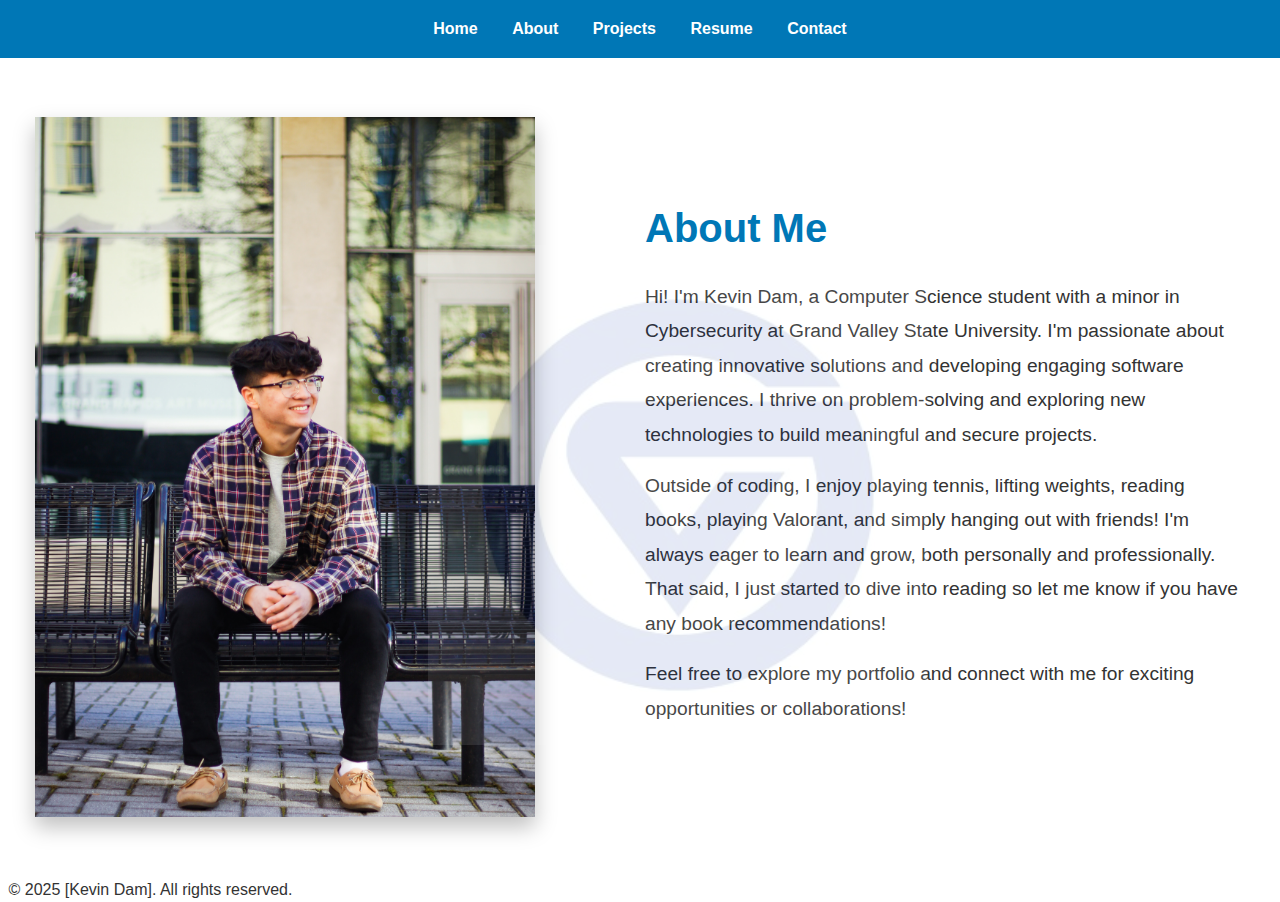
<file: about.html>
<!DOCTYPE html>
<html lang="en">
<head>
    <meta charset="UTF-8">
    <meta name="viewport" content="width=device-width, initial-scale=1.0">
    <title>About Me</title>
    <link rel="stylesheet" href="css/styles.css">
</head>
<body>
    <div class="page-about">
        <!-- Navigation Bar -->
        <nav>
            <ul>
                <li><a href="index.html">Home</a></li>
                <li><a href="about.html">About</a></li>
                <li><a href="projects.html">Projects</a></li>
                <li><a href="resume.html">Resume</a></li>
                <li><a href="contact.html">Contact</a></li>
            </ul>
        </nav>

        <!-- About Section -->
        <header class="about">
            <div class="about-content">
                <img src="./assets/GVSUlogo.jpg" alt="GVSU Logo" class="gvsu-logo">
                <img src="./assets/aboutme_pic.JPG" alt="Kevin Dam" class="profile-pic">
                <div class="about-text">
                    <h1>About Me</h1>
                    <p>
                        Hi! I'm Kevin Dam, a Computer Science student with a minor in Cybersecurity at Grand Valley State University. I'm passionate about creating innovative 
                        solutions and developing engaging software experiences. I thrive on problem-solving and exploring new technologies to build meaningful and secure projects.
                    </p>
                    <p>
                        Outside of coding, I enjoy playing tennis, lifting weights, reading books, playing Valorant, and simply hanging out with friends! I'm always eager 
                        to learn and grow, both personally and professionally. That said, I just started to dive into reading so let me know if you have any book recommendations!
                    </p>
                    <p>
                        Feel free to explore my portfolio and connect with me for exciting opportunities or collaborations!
                    </p>
                </div>
            </div>
        </header>

        <!-- Footer -->
        <footer class="footer-about">
            <p>&copy; 2025 [Kevin Dam]. All rights reserved.</p>
        </footer>
    </div>
</body>
</html>
</file>
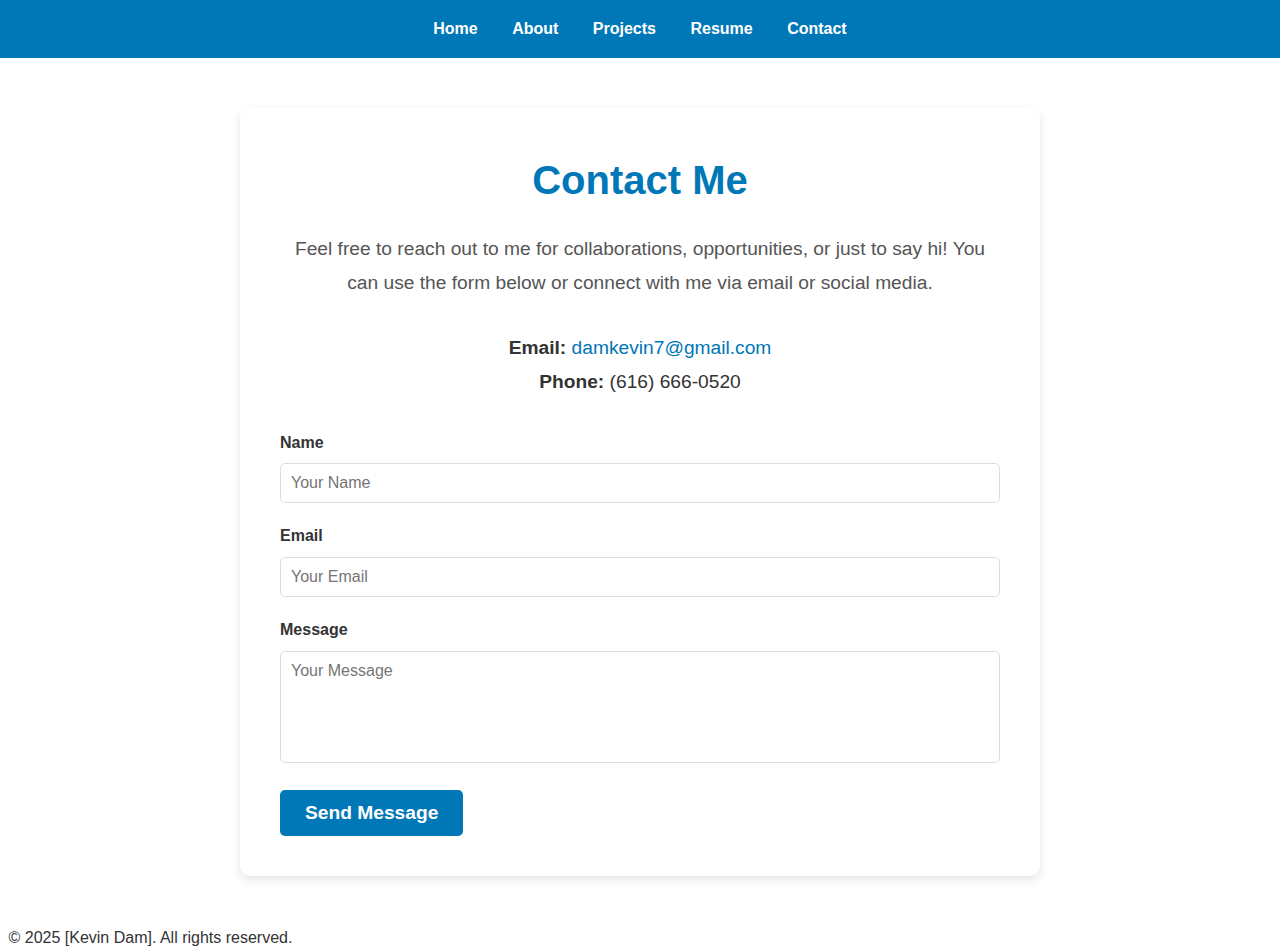
<file: contact.html>
<!DOCTYPE html>
<html lang="en">
<head>
    <meta charset="UTF-8">
    <meta name="viewport" content="width=device-width, initial-scale=1.0">
    <title>Contact</title>
    <link rel="stylesheet" href="css/styles.css">
</head>
<body>
    <div class="page-contact">
        <!-- Navigation Bar -->
        <nav>
            <ul>
                <li><a href="index.html">Home</a></li>
                <li><a href="about.html">About</a></li>
                <li><a href="projects.html">Projects</a></li>
                <li><a href="resume.html">Resume</a></li>
                <li><a href="contact.html">Contact</a></li>
            </ul>
        </nav>

        <!-- Contact Section -->
        <div class="contact-wrapper">
            <section class="contact">
                <h1>Contact Me</h1>
                <p class="intro">Feel free to reach out to me for collaborations, opportunities, or just to say hi! You can use the form below or connect with me via email or social media.</p>

                <!-- Contact Information -->
                <div class="contact-info">
                    <p><strong>Email:</strong> <a href="mailto:damkevin7@gmail.com">damkevin7@gmail.com</a></p>
                    <p><strong>Phone:</strong> (616) 666-0520</p>
                </div>

                <!-- Contact Form -->
                <form class="contact-form" action="" method="post">
                    <div class="form-group">
                        <label for="name">Name</label>
                        <input type="text" id="name" name="name" placeholder="Your Name" required>
                    </div>

                    <div class="form-group">
                        <label for="email">Email</label>
                        <input type="email" id="email" name="email" placeholder="Your Email" required>
                    </div>

                    <div class="form-group">
                        <label for="message">Message</label>
                        <textarea id="message" name="message" rows="5" placeholder="Your Message" required></textarea>
                    </div>

                    <button type="submit" class="btn-contact">Send Message</button>
                </form>
            </section>
        </div>

        <!-- Footer -->
        <footer class="footer-contact">
            <p>&copy; 2025 [Kevin Dam]. All rights reserved.</p>
        </footer>
    </div>
</body>
</html>
</file>
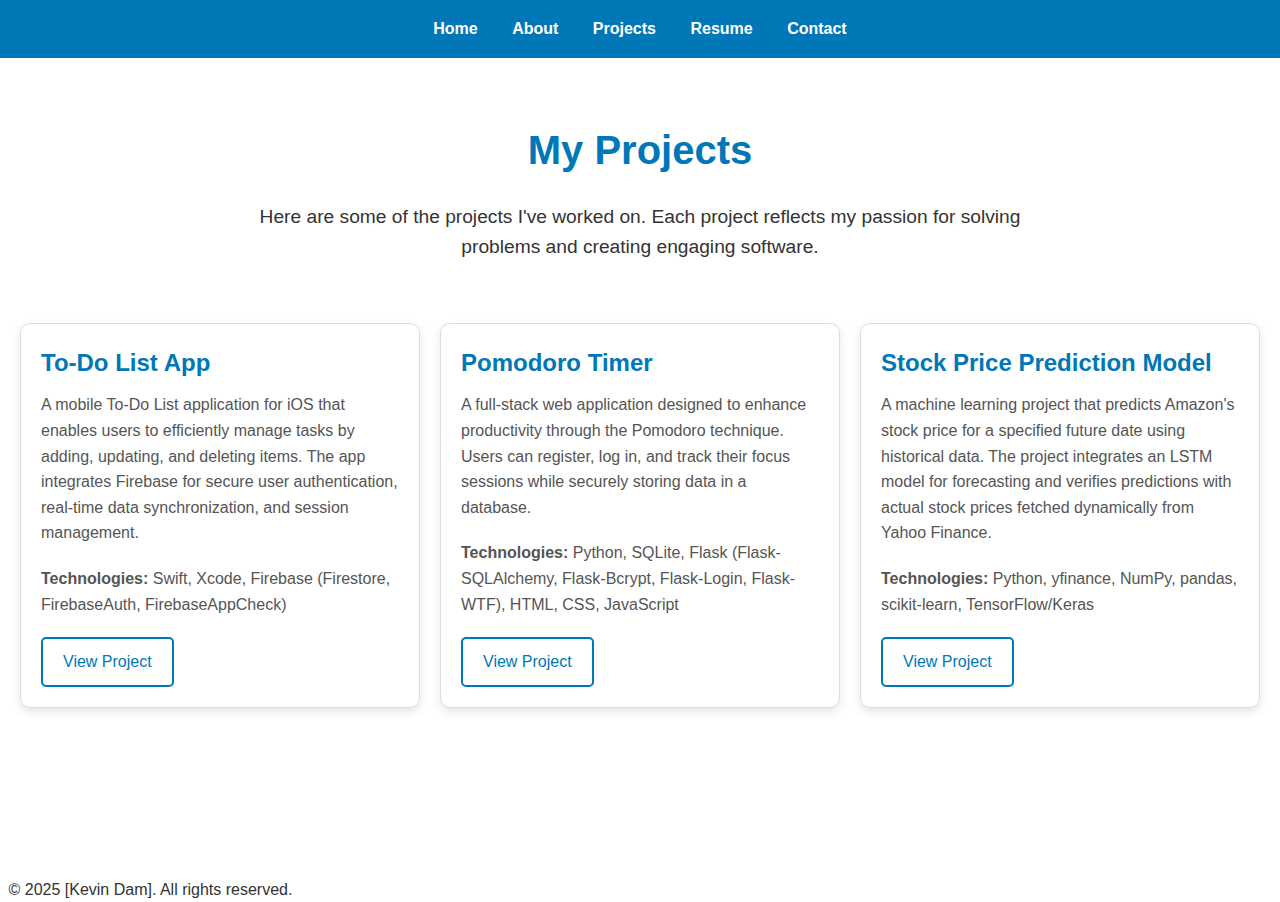
<file: projects.html>
<!DOCTYPE html>
<html lang="en">
<head>
    <meta charset="UTF-8">
    <meta name="viewport" content="width=device-width, initial-scale=1.0">
    <title>Projects</title>
    <link rel="stylesheet" href="css/styles.css">
</head>
<body>
    <div class="page-projects">
        <!-- Navigation Bar -->
        <nav>
            <ul>
                <li><a href="index.html">Home</a></li>
                <li><a href="about.html">About</a></li>
                <li><a href="projects.html">Projects</a></li>
                <li><a href="resume.html">Resume</a></li>
                <li><a href="contact.html">Contact</a></li>
            </ul>
        </nav>

        <!-- Projects Section -->
        <section class="projects">
            <h1>My Projects</h1>
            <p class="intro">
                Here are some of the projects I've worked on. Each project reflects my passion for solving problems and creating engaging software.
            </p>
            <div class="project-grid">
                <!-- Project 1 -->
                <div class="project-card">
                    <h2>To-Do List App</h2>
                    <p>
                        A mobile To-Do List application for iOS that enables users to efficiently manage tasks by adding, updating, and deleting items. The app integrates 
                        Firebase for secure user authentication, real-time data synchronization, and session management.
                    </p>
                    <p><strong>Technologies:</strong> Swift, Xcode, Firebase (Firestore, FirebaseAuth, FirebaseAppCheck)</p>
                    <a href="https://github.com/dammkevin/To-Do-List-App" target="_blank" class="btn-projects">View Project</a>
                </div>

                <!-- Project 2 -->
                <div class="project-card">
                    <h2>Pomodoro Timer</h2>
                    <p>
                        A full-stack web application designed to enhance productivity through the Pomodoro technique. Users can register, log in, and track their focus 
                        sessions while securely storing data in a database.
                    </p>
                    <p><strong>Technologies:</strong> Python, SQLite, Flask (Flask-SQLAlchemy, Flask-Bcrypt, Flask-Login, Flask-WTF), HTML, CSS, JavaScript</p>
                    <a href="https://github.com/dammkevin/pomodoro-timer" target="_blank" class="btn-projects">View Project</a>
                </div>

                <!-- Project 3 -->
                <div class="project-card">
                    <h2>Stock Price Prediction Model</h2>
                    <p>
                        A machine learning project that predicts Amazon's stock price for a specified future date using historical data. The project integrates an LSTM 
                        model for forecasting and verifies predictions with actual stock prices fetched dynamically from Yahoo Finance.
                    </p>
                    <p><strong>Technologies:</strong> Python, yfinance, NumPy, pandas, scikit-learn, TensorFlow/Keras</p>
                    <a href="https://github.com/dammkevin/stock_price_prediction" target="_blank" class="btn-projects">View Project</a>
                </div>
            </div>
        </section>

        <!-- Footer -->
        <footer class="footer-projects">
            <p>&copy; 2025 [Kevin Dam]. All rights reserved.</p>
        </footer>
    </div>
</body>
</html>
</file>
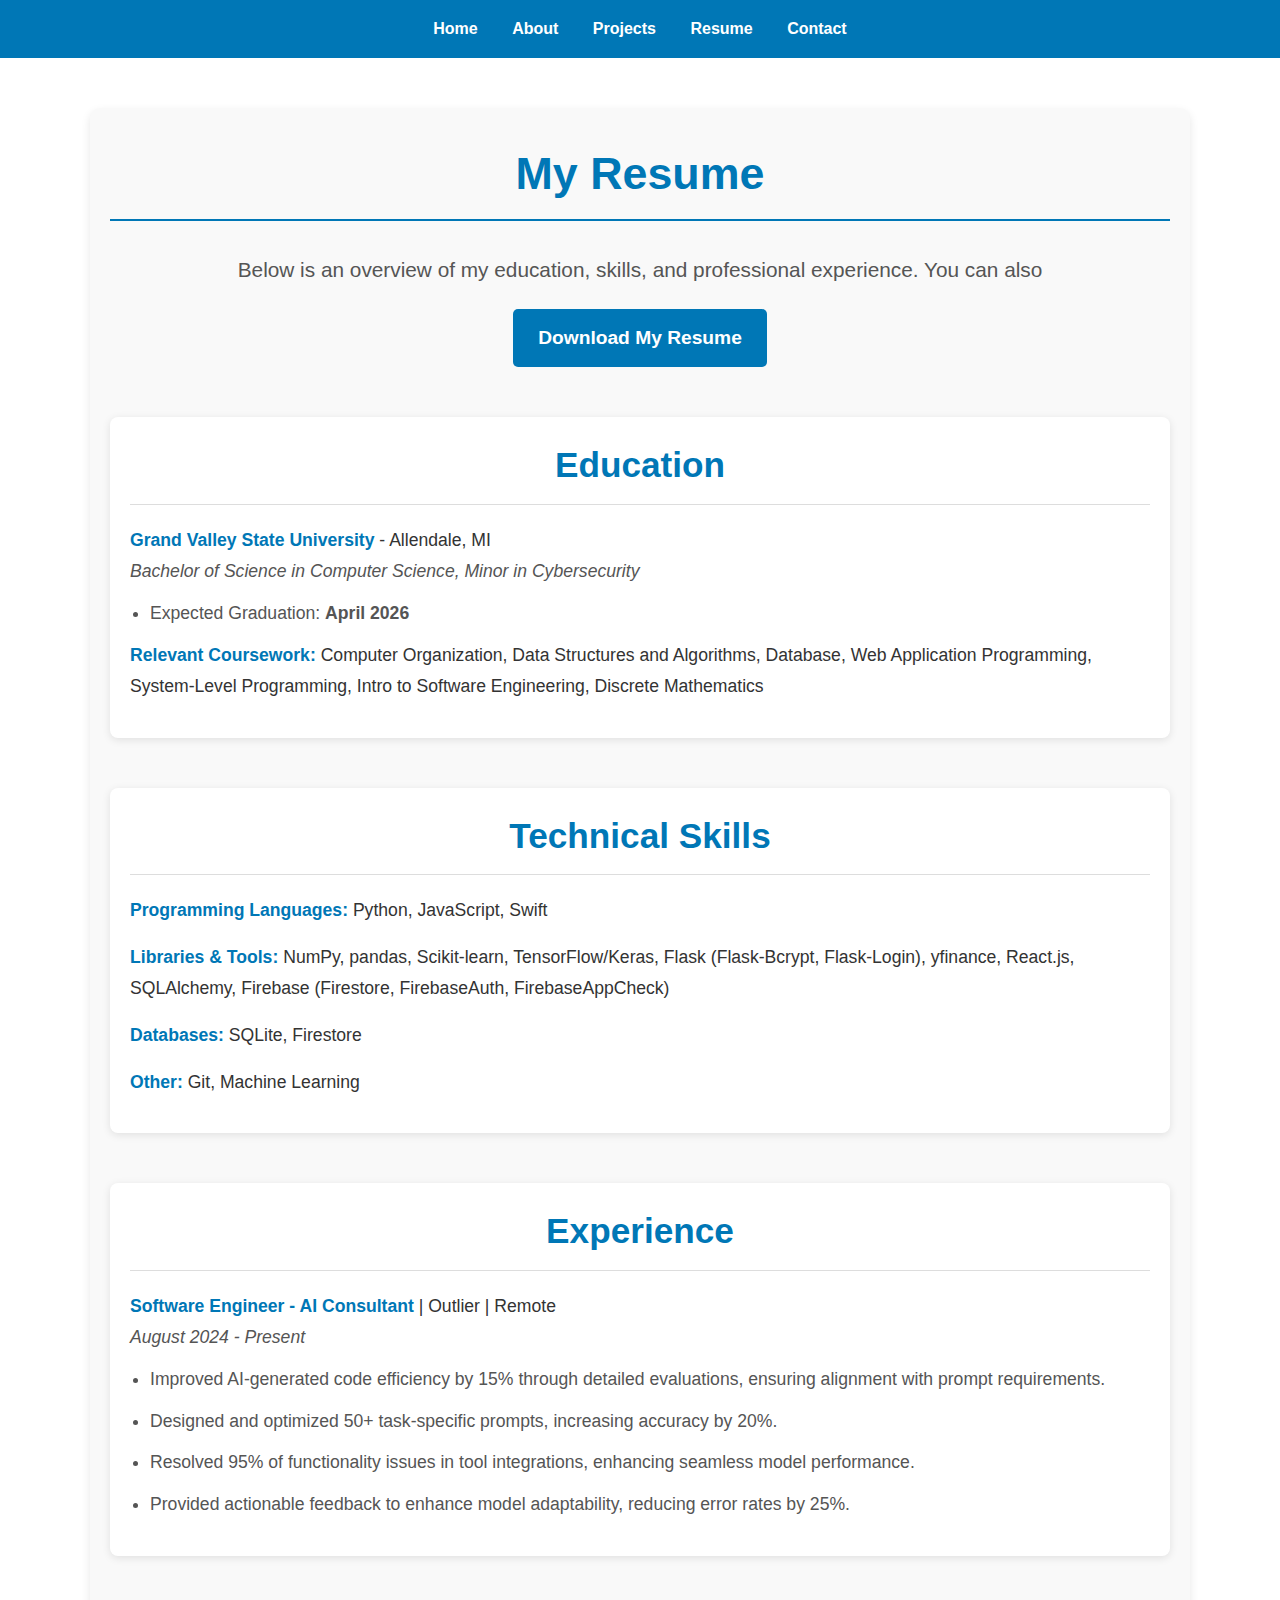
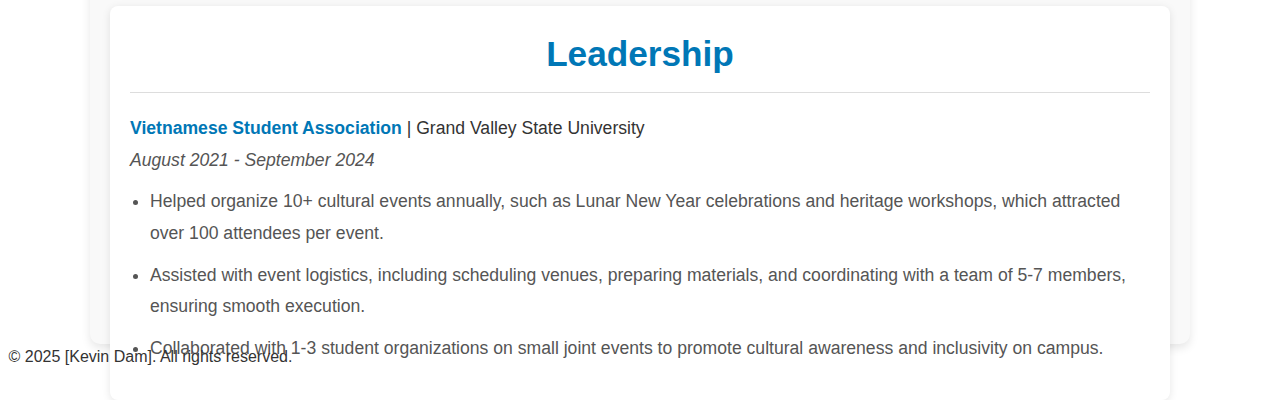
<file: resume.html>
<!DOCTYPE html>
<html lang="en">
<head>
    <meta charset="UTF-8">
    <meta name="viewport" content="width=device-width, initial-scale=1.0">
    <title>Resume</title>
    <link rel="stylesheet" href="css/styles.css">
</head>
<body>
    <div class="page-resume">
        <!-- Navigation Bar -->
        <nav>
            <ul>
                <li><a href="index.html">Home</a></li>
                <li><a href="about.html">About</a></li>
                <li><a href="projects.html">Projects</a></li>
                <li><a href="resume.html">Resume</a></li>
                <li><a href="contact.html">Contact</a></li>
            </ul>
        </nav>

        <!-- Resume Section -->
        <div class="resume-wrapper">
            <section class="resume">
                <h1>My Resume</h1>
                <p class="intro">
                    Below is an overview of my education, skills, and professional experience. You can also <a href="./assets/Kevin Dam Resume - 2025.pdf" target="_blank" class="btn-resume">Download My Resume</a>
                </p>

                <!-- Education Section -->
                <div class="resume-section">
                    <h2>Education</h2>
                    <ul>
                        <li>
                            <strong>Grand Valley State University</strong> - Allendale, MI<br>
                            <em>Bachelor of Science in Computer Science, Minor in Cybersecurity</em><br>
                            <ul>
                                <li>Expected Graduation: <b>April 2026</b></li>
                            </ul>
                            <strong>Relevant Coursework:</strong> Computer Organization, Data Structures and Algorithms, Database, Web Application Programming, 
                                    System-Level Programming, Intro to Software Engineering, Discrete Mathematics
                        </li>
                    </ul>
                </div>

                <!-- Skills Section -->
                <div class="resume-section">
                    <h2>Technical Skills</h2>
                    <ul>
                        <li><strong>Programming Languages:</strong> Python, JavaScript, Swift</li>
                        <li><strong>Libraries & Tools:</strong> NumPy, pandas, Scikit-learn, TensorFlow/Keras, Flask (Flask-Bcrypt, Flask-Login), yfinance, React.js, SQLAlchemy, Firebase (Firestore, FirebaseAuth, FirebaseAppCheck)</li>
                        <li><strong>Databases:</strong> SQLite, Firestore</li>
                        <li><strong>Other:</strong> Git, Machine Learning</li>
                    </ul>
                </div>

                <!-- Experience Section -->
                <div class="resume-section">
                    <h2>Experience</h2>
                    <ul>
                        <li>
                            <strong>Software Engineer - AI Consultant</strong> | Outlier | Remote<br>
                            <em>August 2024 - Present</em><br>
                            <ul>
                                <li>Improved AI-generated code efficiency by 15% through detailed evaluations, ensuring alignment with prompt requirements.</li>
                                <li>Designed and optimized 50+ task-specific prompts, increasing accuracy by 20%.</li>
                                <li>Resolved 95% of functionality issues in tool integrations, enhancing seamless model performance.</li>
                                <li>Provided actionable feedback to enhance model adaptability, reducing error rates by 25%.</li>
                            </ul>
                        </li>
                    </ul>
                </div>

                <!-- Leadership Section -->
                <div class="resume-section">
                    <h2>Leadership</h2>
                    <ul>
                        <li>
                            <strong>Vietnamese Student Association</strong> | Grand Valley State University<br>
                            <em>August 2021 - September 2024</em><br>
                            <ul>
                                <li>
                                    Helped organize 10+ cultural events annually, such as Lunar New Year celebrations and heritage workshops, which attracted 
                                    over 100 attendees per event.
                                </li>
                                <li>Assisted with event logistics, including scheduling venues, preparing materials, and coordinating with a team of 5-7 members, 
                                    ensuring smooth execution.
                                </li>
                                <li>
                                    Collaborated with 1-3 student organizations on small joint events to promote cultural awareness and inclusivity on campus.
                                </li>
                            </ul>
                        </li>
                    </ul>
                </div>
            </section>
        </div>

        <!-- Footer -->
        <footer class="footer-resume">
            <p>&copy; 2025 [Kevin Dam]. All rights reserved.</p>
        </footer>
    </div>
</body>
</html>
</file>
<file: css/styles.css>
/* General Reset */
* {
    margin: 0;
    padding: 0;
    box-sizing: border-box;
}

/* Home Page */
.page-home {
    font-family: Arial, sans-serif;
    line-height: 1.6;
    background-color: rgba(0, 119, 182, 0.8);
    color: white;
    min-height: 100vh;
}

/* About Page */
.page-about {
    font-family: Arial, sans-serif;
    line-height: 1.6;
    background-color: white; 
    color: #333;
    min-height: 100vh;
}

/* Project Page */
.page-projects {
    font-family: Arial, sans-serif;
    line-height: 1.6;
    background-color: white; 
    color: #333;
    min-height: 100vh;
}

/* Resume Page */
.page-resume {
    font-family: Arial, sans-serif;
    line-height: 1.6;
    background-color: white; 
    color: #333;
    min-height: 100vh;
}

/* Contact Page */
.page-contact {
    font-family: Arial, sans-serif;
    line-height: 1.6;
    background-color: white; 
    color: #333;
    min-height: 100vh;
}

/* Navbar */
nav {
    background: #0077b6;
    color: white;
    padding: 1rem;
    text-align: center;
}

nav ul {
    list-style: none;
}

nav ul li {
    display: inline;
    margin: 0 15px;
}

nav ul li a {
    text-decoration: none;
    color: white;
    font-weight: bold;
}

/* Footer */
.footer-home {
    color: white;
    padding-left: 8.5px;
}

.footer-about {
    color: #333;
    padding-left: 8.5px;
}

.footer-projects {
    color: #333;
    padding-left: 8.5px;
}

.footer-resume {
    color: #333;
    padding-left: 8.5px;
}

.footer-contact {
    color: #333;
    padding-left: 8.5px;
    padding-top: 49px;
}

/* Hero Section */
.hero {
    height: 91vh;
    display: flex;
    align-items: flex-start;
    justify-content: center;
    text-align: center;
    padding: 155px;
}

.hero-content {
    display: flex;
    flex-direction: column;
    align-items: center;
    gap: 20px;
}

@media (min-width: 768px) {
    .hero-content {
        flex-direction: row;
    }
}

.page-home .profile-pic {
    width: 500px; 
    height: 500px; 
    border-radius: 50%; 
    object-fit: cover;
    margin-right: 30px;
    box-shadow: 0px 10px 20px rgba(0, 0, 0, 0.25); 
}

.hero-text {
    max-width: 600px;
    text-align: left;
}

.hero-text h1 {
    font-size: 2.5rem;
    margin-bottom: 1rem;
}

.hero-text p {
    font-size: 1.2rem;
    margin-bottom: 2rem;
}

.cta-buttons .btn {
    padding: 10px 20px;
    margin: 10px;
    border: 2px solid white;
    color: white;
    text-decoration: none;
    border-radius: 5px;
    transition: 0.3s;
}

.cta-buttons .btn:hover {
    background: white;
    color: #0077b6;
}

.social-media {
    margin-top: 40px; 
    text-align: left; 
}

.social-media a {
    margin-right: 15px; 
    color: white; 
    font-size: 2rem; 
    text-decoration: none; 
    transition: color 0.3s ease; 
}

.social-media a:hover {
    color: #005f8c; 
}

/* About Section */
.about {
    height: 91vh;
    display: flex;
    align-items: center; 
    justify-content: center; 
    text-align: center;
    padding: 60px 20px;
}

.about-content {
    display: flex;
    flex-direction: column; 
    align-items: center;
    gap: 20px; 
}

@media (min-width: 768px) {
    .about-content {
        flex-direction: row; 
    }
}

.page-about .profile-pic {
    width: 500px;
    height: 700px;
    border-radius: 0; 
    object-fit: cover; 
    margin-right: 90px;
    box-shadow: 0px 10px 20px rgba(0, 0, 0, 0.25);
}

.gvsu-logo {
    position: absolute; 
    top: 55%; 
    right: 8%;
    transform: translate(-50%, -50%); 
    width: 500px; 
    height: auto; 
    opacity: 0.1; 
    pointer-events: none;
}

.about-text {
    max-width: 600px;
    text-align: left;
    font-size: 1.2rem;
    line-height: 1.8;
}

.about-text h1 {
    font-size: 2.5rem;
    color: #0077b6; 
    margin-bottom: 1rem;
}

.about-text p {
    margin-bottom: 1rem;
}

/* Projects Section */
.projects {
    height: 91vh;
    padding: 60px 20px;
    text-align: center;
}

.projects h1 {
    font-size: 2.5rem;
    color: #0077b6;
    margin-bottom: 20px;
}

.projects .intro {
    font-size: 1.2rem;
    color: #333;
    margin-bottom: 40px;
    max-width: 800px;
    margin-left: auto;
    margin-right: auto;
}

.project-grid {
    display: grid;
    grid-template-columns: repeat(auto-fit, minmax(300px, 1fr));
    gap: 20px;
    justify-items: center;
}

.project-card {
    background: white;
    border: 1px solid #ddd;
    border-radius: 10px;
    padding: 20px;
    text-align: left;
    box-shadow: 0px 4px 10px rgba(0, 0, 0, 0.1);
    transition: transform 0.3s ease, box-shadow 0.3s ease;
    width: 100%;
    max-width: 400px;
    margin-top: 20px;
}

.project-card h2 {
    font-size: 1.5rem;
    color: #0077b6;
    margin-bottom: 10px;
}

.project-card p {
    font-size: 1rem;
    color: #555;
    margin-bottom: 20px;
}

.project-card .btn-projects {
    display: inline-block;
    padding: 10px 20px;
    border: 2px solid #0077b6;
    color: #0077b6;
    text-decoration: none;
    border-radius: 5px;
    font-size: 1rem;
    transition: background 0.3s ease, color 0.3s ease;
}

.project-card .btn-projects:hover {
    background: #0077b6;
    color: white;
}

.project-card:hover {
    transform: translateY(-10px);
    box-shadow: 0px 8px 20px rgba(0, 0, 0, 0.15);
}

/* Resume Section */
.resume-wrapper {
    margin-top: 50px;
}

.resume {
    height: 204vh;
    max-width: 1100px; 
    margin: 0 auto; 
    padding: 30px 20px; 
    background-color: #f9f9f9; 
    box-shadow: 0px 4px 10px rgba(0, 0, 0, 0.1); 
    border-radius: 10px; 
}

.resume h1 {
    font-size: 2.8rem;
    color: #0077b6;
    margin-bottom: 30px;
    text-align: center;
    border-bottom: 2px solid #0077b6; 
    padding-bottom: 10px;
}

.resume .intro {
    font-size: 1.3rem;
    color: #555;
    margin-bottom: 50px;
    line-height: 1.8;
    text-align: center;
}

.resume-section {
    margin-bottom: 50px; 
    padding: 20px;
    background-color: white;
    border-radius: 8px;
    box-shadow: 0px 2px 8px rgba(0, 0, 0, 0.1); 
}

.resume-section h2 {
    font-size: 2.2rem;
    color: #0077b6;
    margin-bottom: 20px;
    text-align: center; 
    border-bottom: 1px solid #ddd; 
    padding-bottom: 10px;
}

.resume-section ul {
    list-style: none; 
    padding: 0;
}

.resume-section ul li {
    margin-bottom: 15px;
    line-height: 1.8;
    color: #333; 
    font-size: 1.1rem;
}

.resume-section ul li strong {
    font-weight: bold;
    color: #0077b6; 
}

.resume-section ul li em {
    font-style: italic;
    color: #555; 
}

.resume-section ul li ul {
    margin-top: 10px;
    padding-left: 20px;
}

.resume-section ul li ul li {
    list-style: disc; 
    margin-bottom: 10px;
    color: #555;
}

/* Button for Resume Download */
.btn-resume {
    display: inline-block;
    padding: 12px 25px;
    background-color: #0077b6;
    color: white;
    text-decoration: none;
    font-size: 1.2rem;
    font-weight: bold;
    border-radius: 5px;
    transition: background-color 0.3s ease, transform 0.3s ease;
    margin-top: 20px;
}

.btn-resume:hover {
    background-color: #005f8c;
    transform: scale(1.1); 
}

/* Contact Section */
.contact-wrapper {
    margin-top: 50px;
}

.contact {
    max-width: 800px;
    margin: 0 auto;
    padding: 40px;
    background: white;
    border-radius: 10px;
    box-shadow: 0px 4px 10px rgba(0, 0, 0, 0.1);
    text-align: center;
}

.contact h1 {
    font-size: 2.5rem;
    color: #0077b6;
    margin-bottom: 20px;
}

.contact .intro {
    font-size: 1.2rem;
    color: #555;
    margin-bottom: 30px;
    line-height: 1.8;
}

.contact-info {
    margin-bottom: 30px; 
    font-size: 1.2rem;
    text-align: center;
    line-height: 1.8;
}

.contact-info a {
    color: #0077b6; 
    text-decoration: none;
}

.contact-info a:hover {
    text-decoration: underline;
}

/* Contact Form */
.contact-form {
    text-align: left;
}

.contact-form .form-group {
    margin-bottom: 20px;
}

.contact-form label {
    display: block;
    margin-bottom: 8px;
    font-weight: bold;
}

.contact-form input, .contact-form textarea {
    width: 100%;
    padding: 10px;
    border: 1px solid #ddd;
    border-radius: 5px;
    font-size: 1rem;
    color: #333;
}

.contact-form input:focus, .contact-form textarea:focus {
    outline: none;
    border-color: #0077b6;
    box-shadow: 0 0 5px rgba(0, 119, 182, 0.5);
}

.contact-form textarea {
    resize: none;
    font-family: Arial, sans-serif;
}

.btn-contact {
    display: inline-block;
    background-color: #0077b6;
    color: white;
    padding: 12px 25px;
    font-size: 1.2rem;
    font-weight: bold;
    text-decoration: none;
    border: none;
    border-radius: 5px;
    cursor: pointer;
    transition: background-color 0.3s ease, transform 0.3s ease;
}

.btn-contact:hover {
    background-color: #005f8c;
    transform: scale(1.05);
}
</file>
